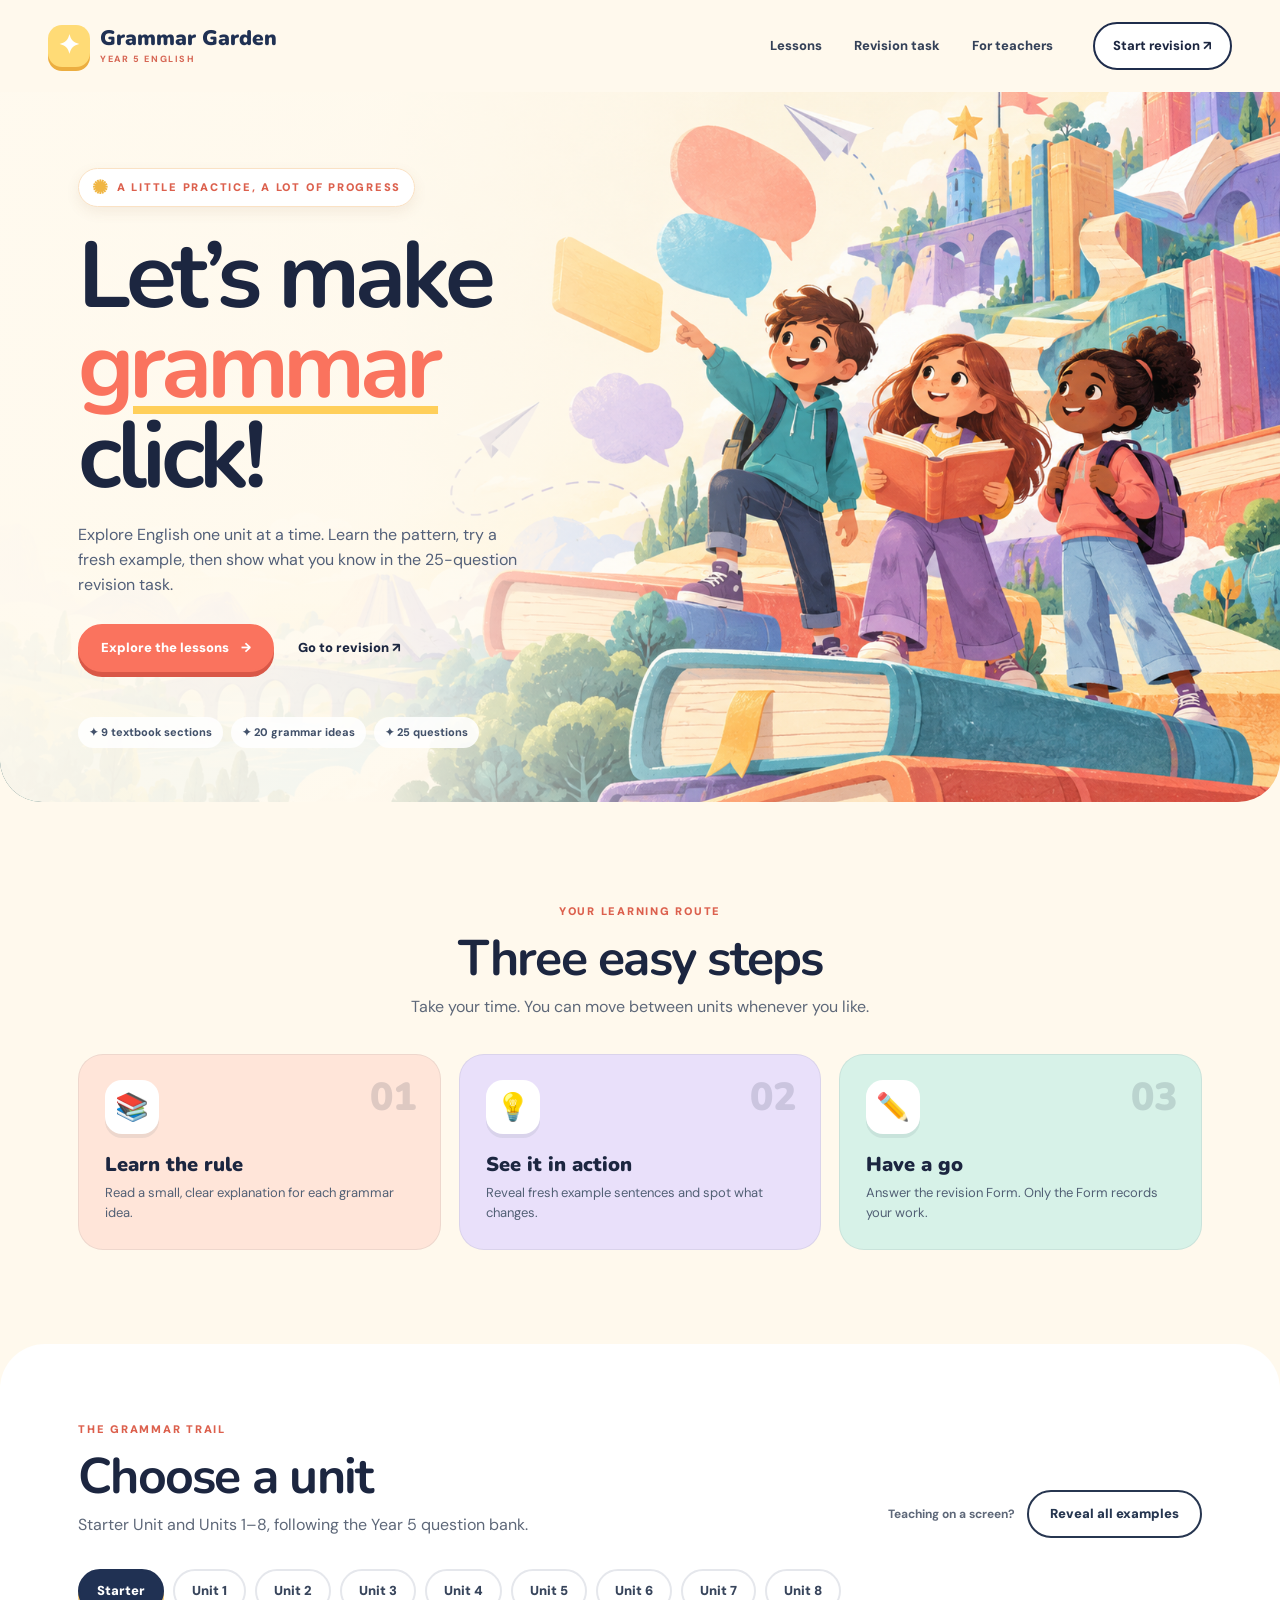
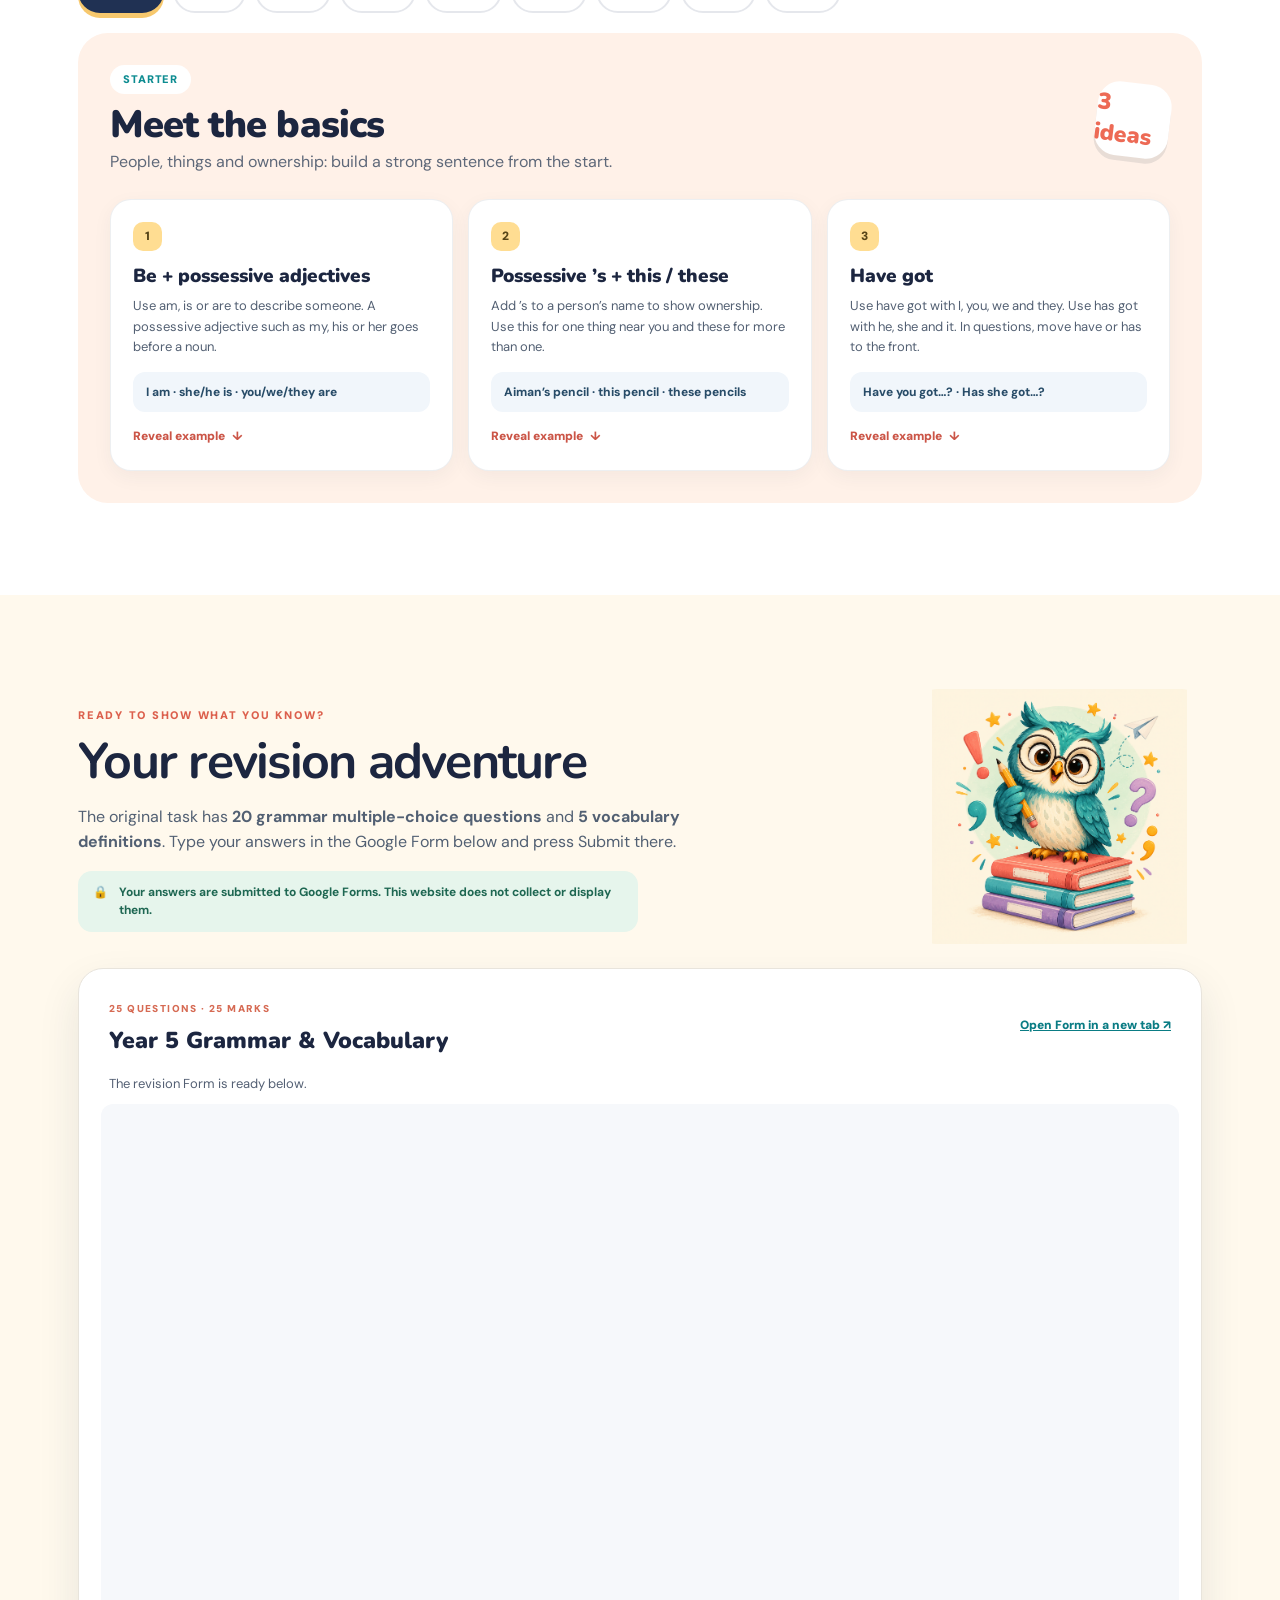
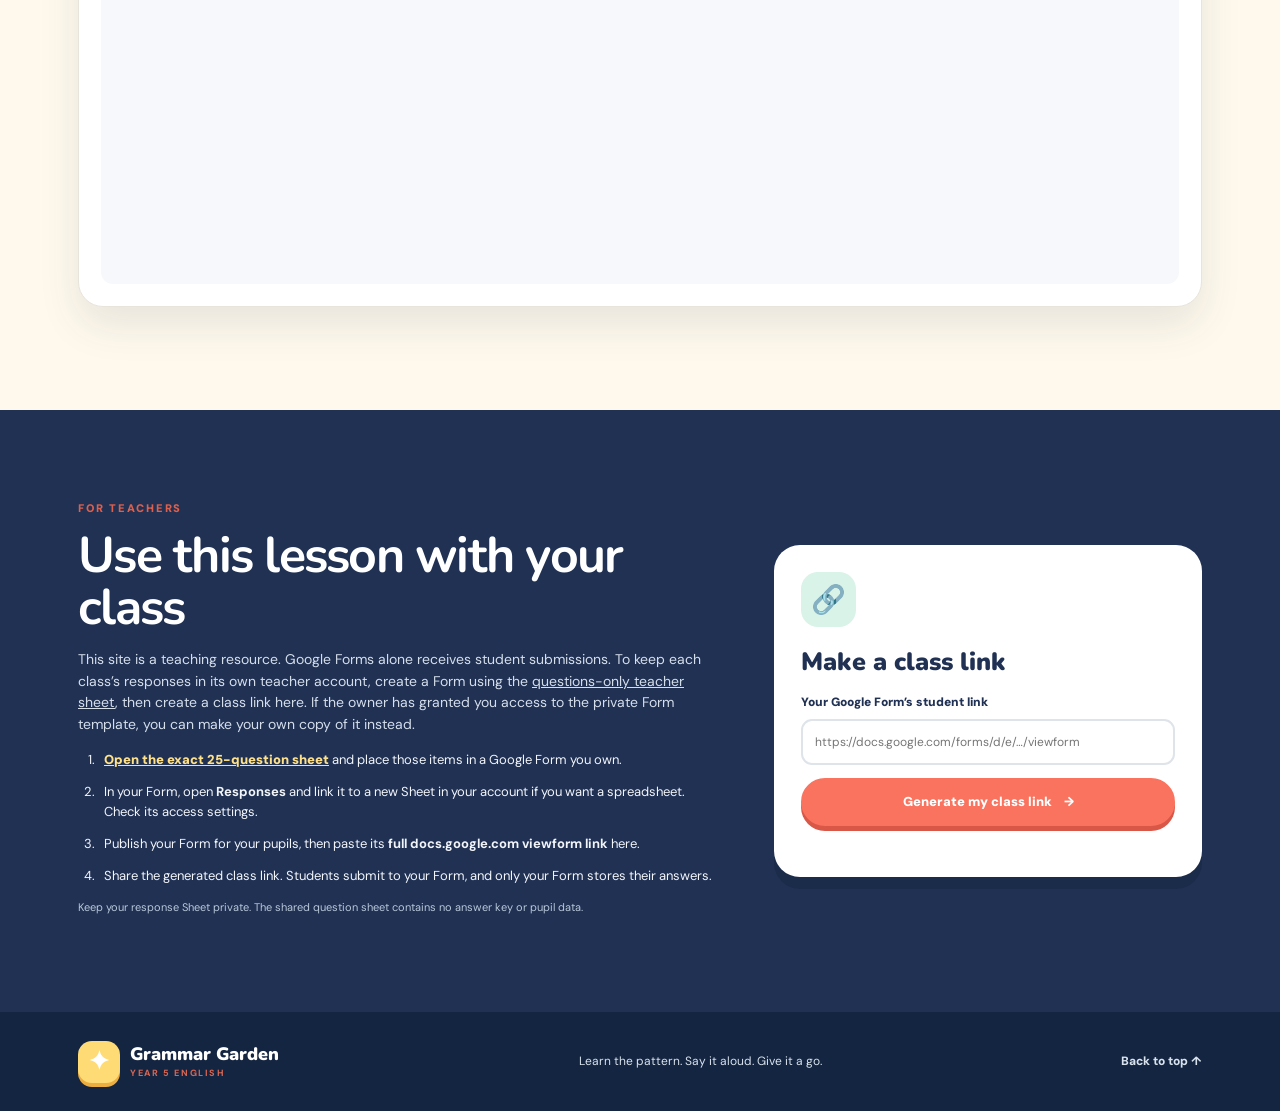
<file: index.html>
<!doctype html>
<html lang="en">
<head>
  <meta charset="utf-8">
  <meta name="viewport" content="width=device-width, initial-scale=1">
  <meta name="theme-color" content="#fff9ed">
  <meta name="description" content="A colourful, unit-by-unit Year 5 English grammar lesson with a 25-question Google Form revision task.">
  <title>Grammar Garden · Year 5</title>
  <link rel="preconnect" href="https://fonts.googleapis.com">
  <link rel="preconnect" href="https://fonts.gstatic.com" crossorigin>
  <link href="https://fonts.googleapis.com/css2?family=DM+Sans:wght@400;500;600;700;800&family=Nunito:wght@500;600;700;800;900&display=swap" rel="stylesheet">
  <link rel="stylesheet" href="styles.css">
  <script src="site-config.js" defer></script>
  <script src="lesson-data.js" defer></script>
  <script src="app.js" defer></script>
</head>
<body>
  <a class="skip-link" href="#main">Skip to lessons</a>
  <header class="site-header">
    <a class="brand" href="#top" aria-label="Grammar Garden home"><span class="brand-mark" aria-hidden="true">✦</span><span>Grammar Garden<small>YEAR 5 ENGLISH</small></span></a>
    <nav class="desktop-nav" aria-label="Main navigation"><a href="#lessons">Lessons</a><a href="#revision">Revision task</a><a href="#teacher-setup">For teachers</a></nav>
    <a class="header-cta" href="#revision">Start revision <span aria-hidden="true">↗</span></a>
  </header>
  <main id="main">
    <section class="hero" id="top" aria-labelledby="hero-title">
      <img class="hero-art" src="assets/grammar-adventure.png" alt="Three children discovering a colourful world of books and paper airplanes">
      <div class="hero-content">
        <div class="eyebrow"><span class="sparkle" aria-hidden="true">✺</span> A LITTLE PRACTICE, A LOT OF PROGRESS</div>
        <h1 id="hero-title">Let’s make<br><em>grammar</em><br>click!</h1>
        <p>Explore English one unit at a time. Learn the pattern, try a fresh example, then show what you know in the 25-question revision task.</p>
        <div class="hero-actions"><a class="button button-primary" href="#lessons">Explore the lessons <span aria-hidden="true">→</span></a><a class="text-link" href="#revision">Go to revision <span aria-hidden="true">↗</span></a></div>
        <div class="hero-pills"><span>✦ 9 textbook sections</span><span>✦ 20 grammar ideas</span><span>✦ 25 questions</span></div>
      </div>
    </section>

    <section class="journey section-wrap" aria-labelledby="journey-title">
      <div class="section-heading"><span class="section-kicker">YOUR LEARNING ROUTE</span><h2 id="journey-title">Three easy steps</h2><p>Take your time. You can move between units whenever you like.</p></div>
      <div class="steps"><article class="step-card step-peach"><span class="step-icon" aria-hidden="true">📚</span><span class="step-num">01</span><h3>Learn the rule</h3><p>Read a small, clear explanation for each grammar idea.</p></article><article class="step-card step-lilac"><span class="step-icon" aria-hidden="true">💡</span><span class="step-num">02</span><h3>See it in action</h3><p>Reveal fresh example sentences and spot what changes.</p></article><article class="step-card step-mint"><span class="step-icon" aria-hidden="true">✏️</span><span class="step-num">03</span><h3>Have a go</h3><p>Answer the revision Form. Only the Form records your work.</p></article></div>
    </section>

    <section class="lessons-section" id="lessons" aria-labelledby="lessons-title">
      <div class="section-wrap"><div class="lesson-heading"><div><span class="section-kicker">THE GRAMMAR TRAIL</span><h2 id="lessons-title">Choose a unit</h2><p>Starter Unit and Units 1–8, following the Year 5 question bank.</p></div><div class="teacher-control"><span>Teaching on a screen?</span><button id="reveal-all" class="button button-outline" type="button" aria-pressed="false">Reveal all examples</button></div></div>
        <div class="unit-tabs" id="unit-tabs" role="tablist" aria-label="Choose a textbook unit"></div>
        <div id="unit-panel" class="unit-panel" role="tabpanel" tabindex="0"></div>
      </div>
    </section>

    <section class="revision-section section-wrap" id="revision" aria-labelledby="revision-title">
      <div class="revision-intro"><div><span class="section-kicker">READY TO SHOW WHAT YOU KNOW?</span><h2 id="revision-title">Your revision adventure</h2><p>The original task has <strong>20 grammar multiple-choice questions</strong> and <strong>5 vocabulary definitions</strong>. Type your answers in the Google Form below and press Submit there.</p><div class="privacy-note"><span aria-hidden="true">🔒</span><span>Your answers are submitted to Google Forms. This website does not collect or display them.</span></div></div><img src="assets/owl-guide.png" alt="A cheerful owl with a pencil, ready to help you revise" loading="lazy"></div>
      <div id="form-card" class="form-card"><div class="form-card-top"><div><span class="form-label">25 QUESTIONS · 25 MARKS</span><h3>Year 5 Grammar & Vocabulary</h3></div><a id="open-form" href="#" target="_blank" rel="noopener noreferrer">Open Form in a new tab ↗</a></div><p id="form-status" class="form-status" role="status">Loading the revision Form…</p><iframe id="quiz-frame" title="Year 5 Grammar and Vocabulary Google Form" loading="lazy" referrerpolicy="strict-origin-when-cross-origin"></iframe></div>
    </section>

    <section class="teacher-section" id="teacher-setup" aria-labelledby="teacher-title"><div class="section-wrap teacher-grid"><div><span class="section-kicker">FOR TEACHERS</span><h2 id="teacher-title">Use this lesson with your class</h2><p>This site is a teaching resource. Google Forms alone receives student submissions. To keep each class’s responses in its own teacher account, create a Form using the <a href="teacher-questions.html" target="_blank" rel="noopener noreferrer">questions-only teacher sheet</a>, then create a class link here. If the owner has granted you access to the private Form template, you can make your own copy of it instead.</p><ol class="teacher-steps"><li><a href="teacher-questions.html" target="_blank" rel="noopener noreferrer">Open the exact 25-question sheet</a> and place those items in a Google Form you own.</li><li>In your Form, open <strong>Responses</strong> and link it to a new Sheet in your account if you want a spreadsheet. Check its access settings.</li><li>Publish your Form for your pupils, then paste its <strong>full docs.google.com viewform link</strong> here.</li><li>Share the generated class link. Students submit to your Form, and only your Form stores their answers.</li></ol><p class="teacher-small">Keep your response Sheet private. The shared question sheet contains no answer key or pupil data.</p></div><div class="setup-card"><span class="setup-icon" aria-hidden="true">🔗</span><h3>Make a class link</h3><label for="teacher-form-url">Your Google Form’s student link</label><input id="teacher-form-url" type="url" inputmode="url" placeholder="https://docs.google.com/forms/d/e/…/viewform" autocomplete="off"><button id="generate-link" class="button button-primary" type="button">Generate my class link <span aria-hidden="true">→</span></button><p id="setup-message" class="setup-message" role="status"></p><div id="generated-link-wrap" class="generated-link-wrap" hidden><label for="generated-link">Student link</label><input id="generated-link" type="text" readonly><button id="copy-link" class="button button-outline" type="button">Copy link</button></div></div></div></section>
  </main>
  <footer><div class="section-wrap footer-inner"><div class="brand"><span class="brand-mark" aria-hidden="true">✦</span><span>Grammar Garden<small>YEAR 5 ENGLISH</small></span></div><p>Learn the pattern. Say it aloud. Give it a go.</p><a href="#top">Back to top ↑</a></div></footer>
</body>
</html>
</file>
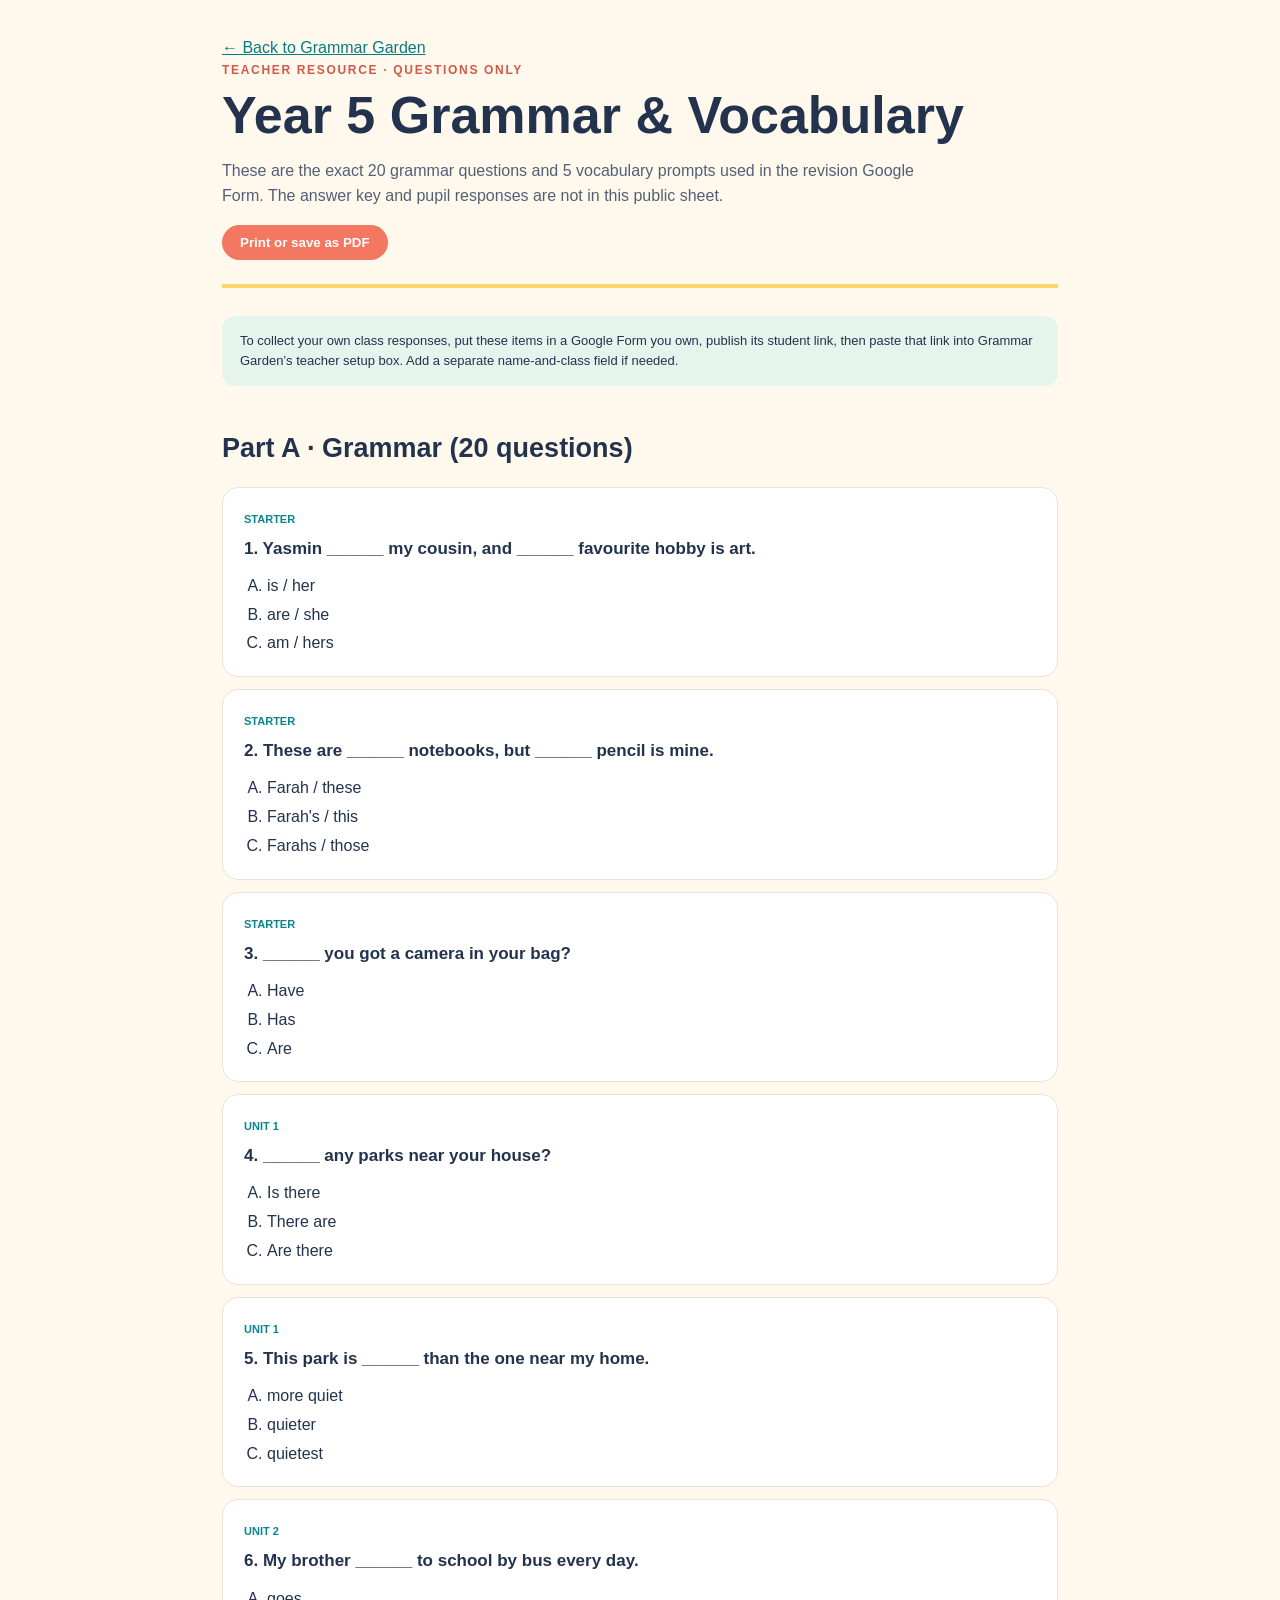
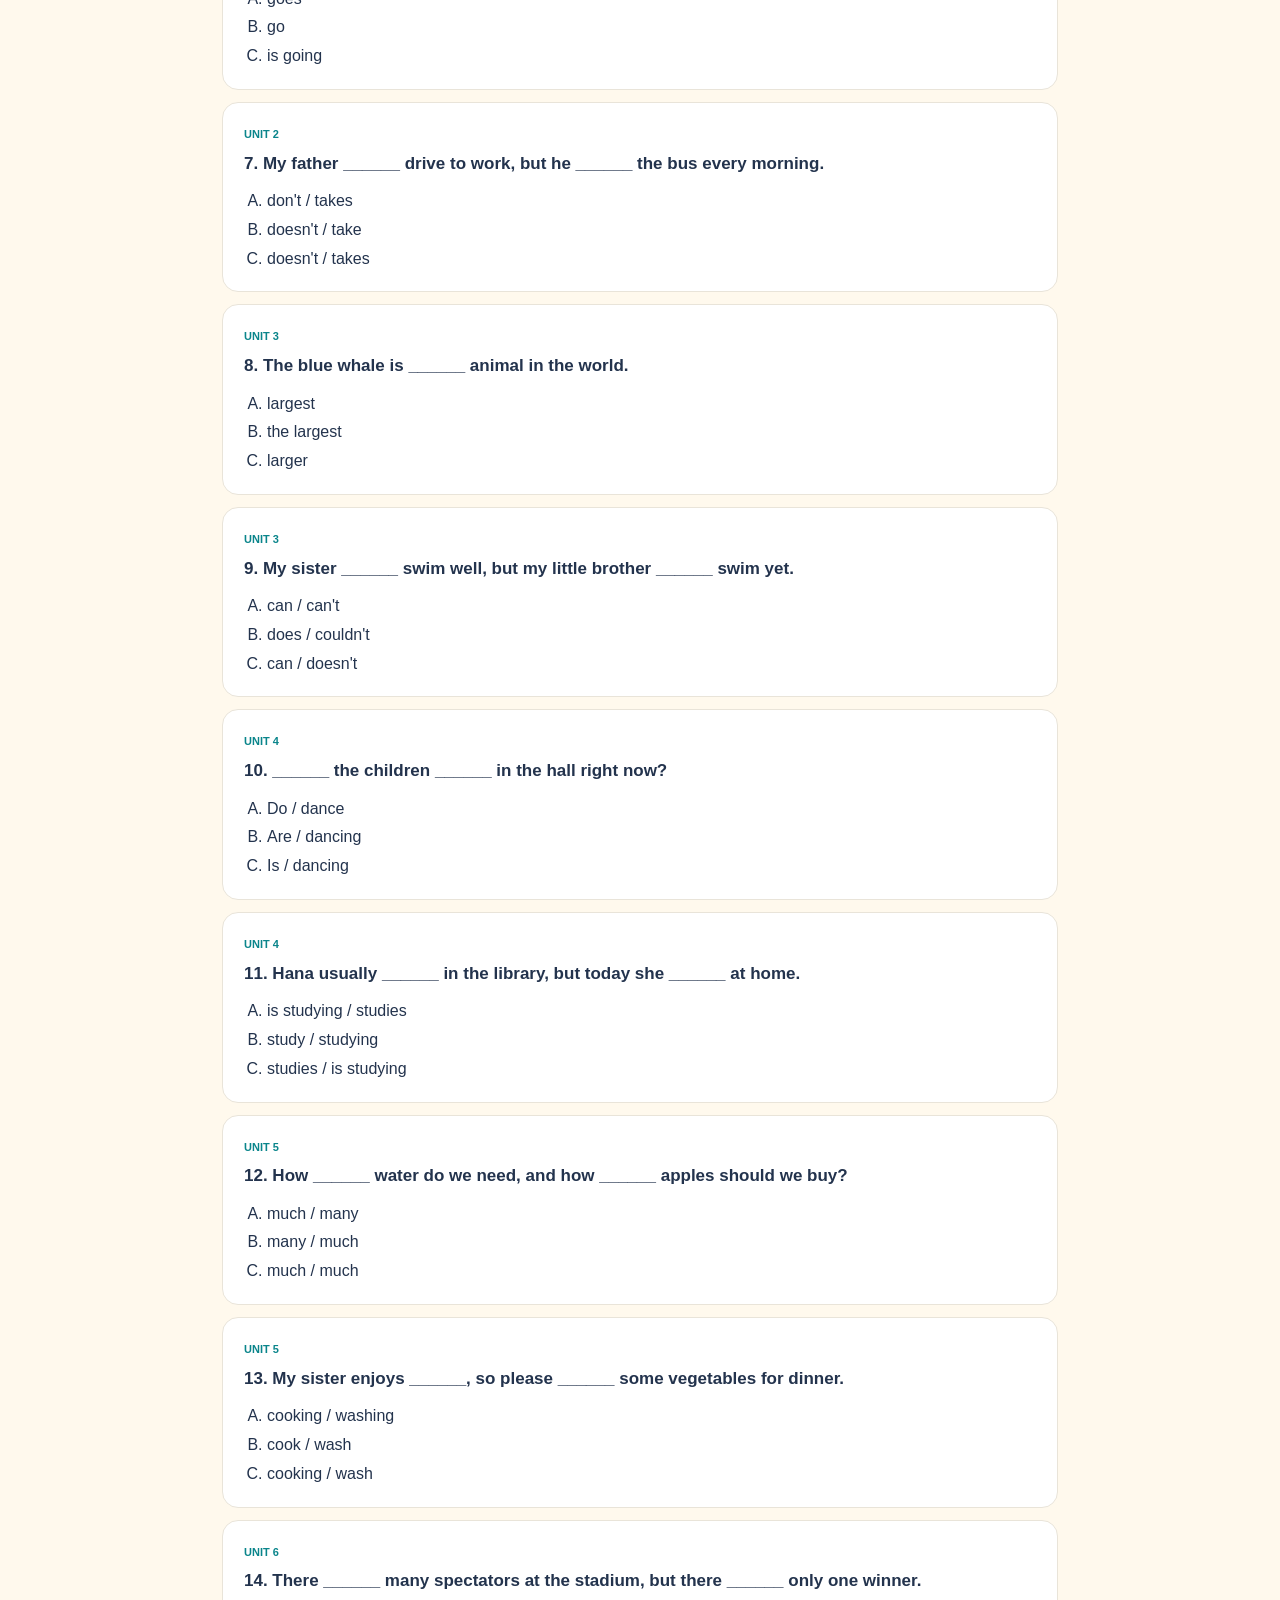
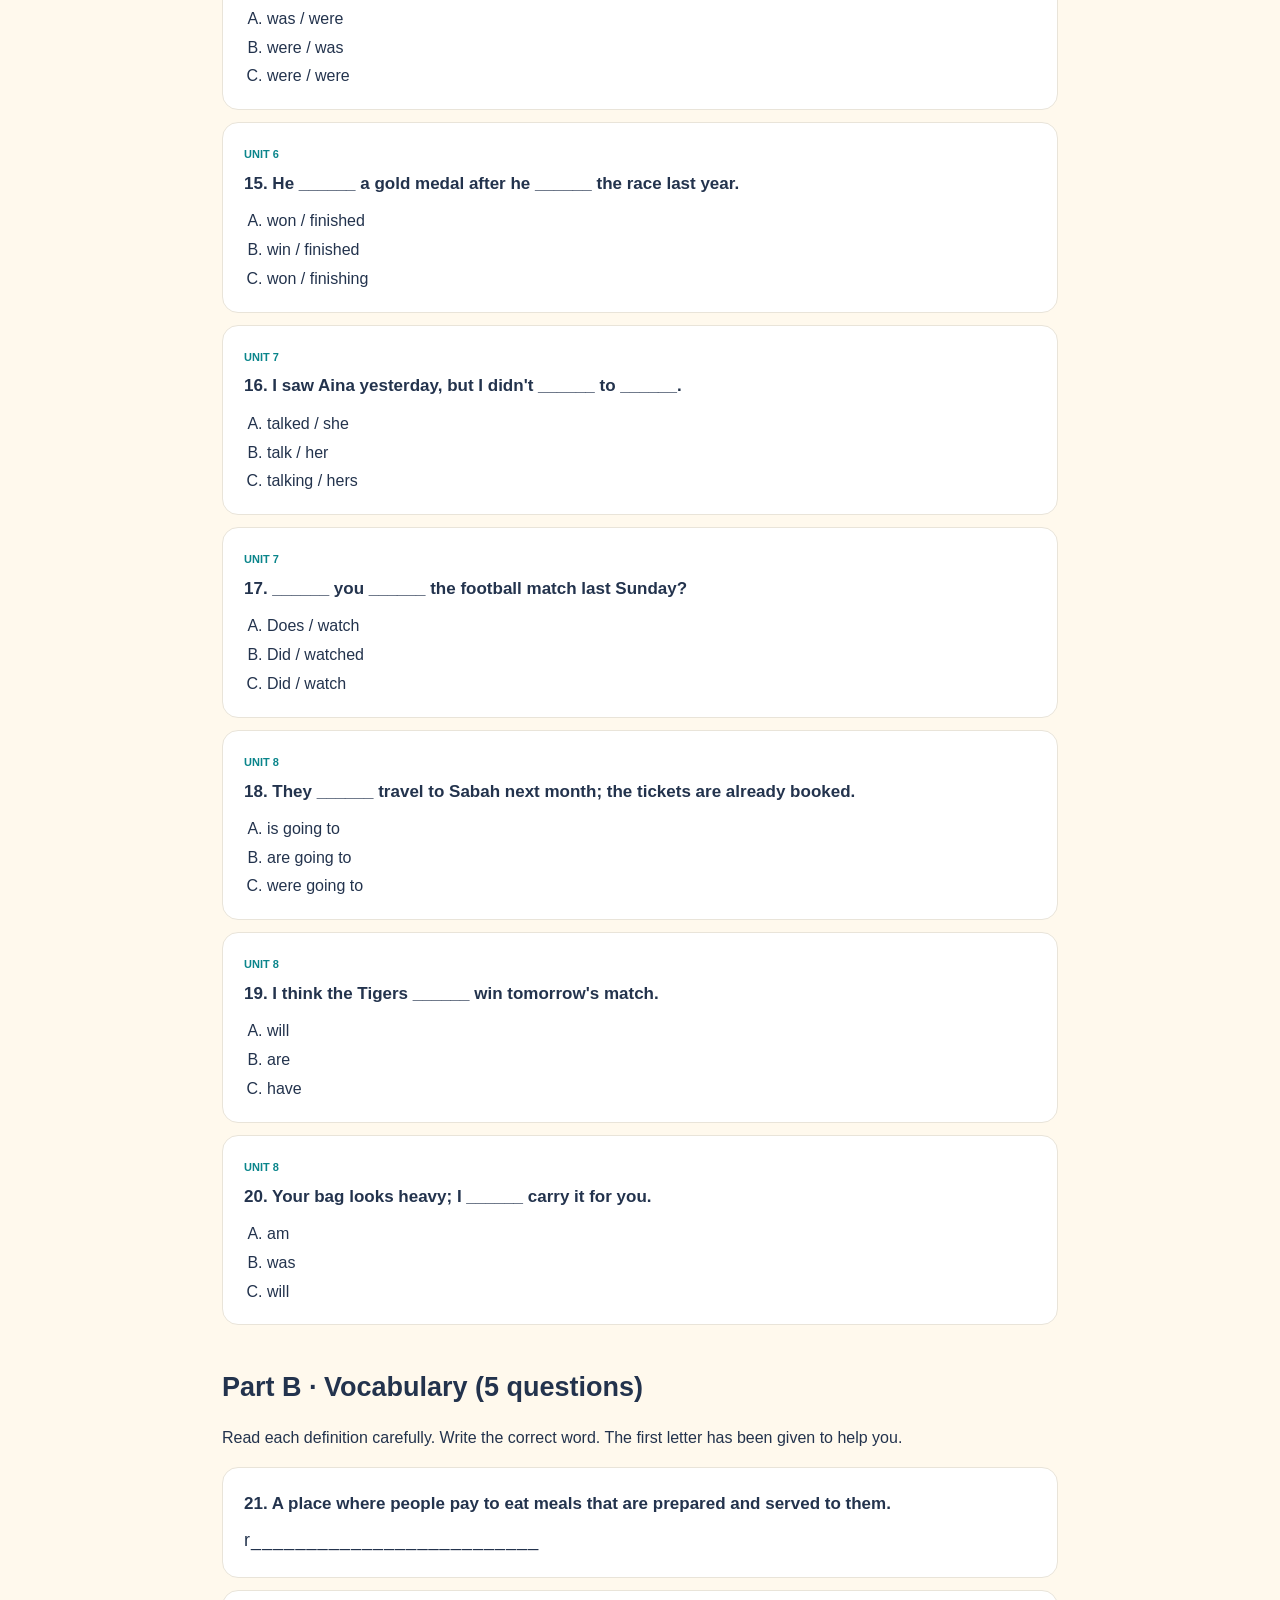
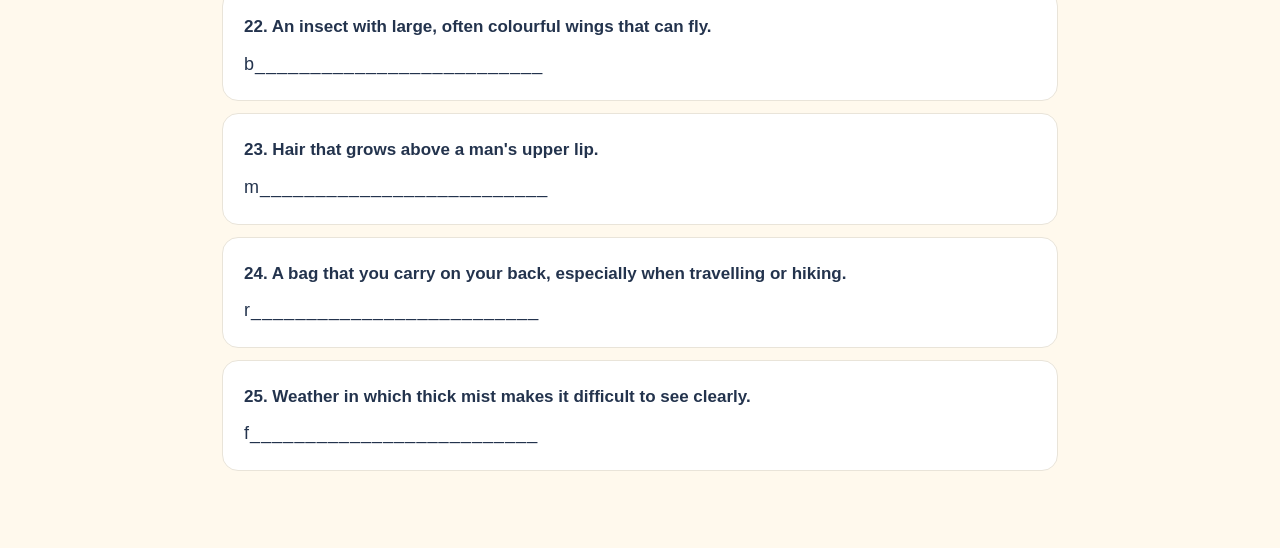
<file: teacher-questions.html>
<!doctype html>
<html lang="en"><head><meta charset="utf-8"><meta name="viewport" content="width=device-width, initial-scale=1"><title>Year 5 · Questions only</title><style>
*{box-sizing:border-box}body{margin:0;background:#fff9ed;color:#23334d;font-family:Arial,sans-serif;line-height:1.55}main{max-width:880px;margin:auto;padding:36px 22px 65px}a{color:#057b82}header{border-bottom:4px solid #ffd56e;padding-bottom:24px;margin-bottom:28px}.kicker{color:#d15948;font-size:12px;font-weight:800;letter-spacing:.14em}h1{font-size:clamp(34px,6vw,52px);line-height:1.05;margin:9px 0}h2{margin:42px 0 17px;font-size:27px}header p{color:#536074;max-width:700px}.note{background:#e5f5ed;border-radius:13px;padding:15px 18px;font-size:13px}.question{background:#fff;border:1px solid #e9e4d9;border-radius:16px;padding:18px 21px;margin:12px 0;break-inside:avoid}.question h3{font-size:17px;margin:5px 0 10px}.question ol{margin:0;padding-left:23px}.question li{padding:2px 0}.unit{font-size:11px;font-weight:800;color:#0a858b;text-transform:uppercase}.clue{font-size:18px;letter-spacing:.06em;margin:4px 0}.print{display:inline-block;border:0;border-radius:20px;padding:10px 18px;background:#f47761;color:#fff;font-weight:bold;cursor:pointer}@media print{body{background:#fff}main{padding:0}.print,.back{display:none}.question{border:1px solid #bbb;box-shadow:none}h2{break-after:avoid}}
</style></head><body><main><header><a class="back" href="index.html#teacher-setup">← Back to Grammar Garden</a><div class="kicker">TEACHER RESOURCE · QUESTIONS ONLY</div><h1>Year 5 Grammar &amp; Vocabulary</h1><p>These are the exact 20 grammar questions and 5 vocabulary prompts used in the revision Google Form. The answer key and pupil responses are not in this public sheet.</p><button class="print" onclick="window.print()">Print or save as PDF</button></header><div class="note">To collect your own class responses, put these items in a Google Form you own, publish its student link, then paste that link into Grammar Garden’s teacher setup box. Add a separate name-and-class field if needed.</div><h2>Part A · Grammar (20 questions)</h2><article class="question"><span class="unit">Starter</span><h3>1. Yasmin ______ my cousin, and ______ favourite hobby is art.</h3><ol type="A"><li>is / her</li><li>are / she</li><li>am / hers</li></ol></article>
<article class="question"><span class="unit">Starter</span><h3>2. These are ______ notebooks, but ______ pencil is mine.</h3><ol type="A"><li>Farah / these</li><li>Farah&#39;s / this</li><li>Farahs / those</li></ol></article>
<article class="question"><span class="unit">Starter</span><h3>3. ______ you got a camera in your bag?</h3><ol type="A"><li>Have</li><li>Has</li><li>Are</li></ol></article>
<article class="question"><span class="unit">Unit 1</span><h3>4. ______ any parks near your house?</h3><ol type="A"><li>Is there</li><li>There are</li><li>Are there</li></ol></article>
<article class="question"><span class="unit">Unit 1</span><h3>5. This park is ______ than the one near my home.</h3><ol type="A"><li>more quiet</li><li>quieter</li><li>quietest</li></ol></article>
<article class="question"><span class="unit">Unit 2</span><h3>6. My brother ______ to school by bus every day.</h3><ol type="A"><li>goes</li><li>go</li><li>is going</li></ol></article>
<article class="question"><span class="unit">Unit 2</span><h3>7. My father ______ drive to work, but he ______ the bus every morning.</h3><ol type="A"><li>don&#39;t / takes</li><li>doesn&#39;t / take</li><li>doesn&#39;t / takes</li></ol></article>
<article class="question"><span class="unit">Unit 3</span><h3>8. The blue whale is ______ animal in the world.</h3><ol type="A"><li>largest</li><li>the largest</li><li>larger</li></ol></article>
<article class="question"><span class="unit">Unit 3</span><h3>9. My sister ______ swim well, but my little brother ______ swim yet.</h3><ol type="A"><li>can / can&#39;t</li><li>does / couldn&#39;t</li><li>can / doesn&#39;t</li></ol></article>
<article class="question"><span class="unit">Unit 4</span><h3>10. ______ the children ______ in the hall right now?</h3><ol type="A"><li>Do / dance</li><li>Are / dancing</li><li>Is / dancing</li></ol></article>
<article class="question"><span class="unit">Unit 4</span><h3>11. Hana usually ______ in the library, but today she ______ at home.</h3><ol type="A"><li>is studying / studies</li><li>study / studying</li><li>studies / is studying</li></ol></article>
<article class="question"><span class="unit">Unit 5</span><h3>12. How ______ water do we need, and how ______ apples should we buy?</h3><ol type="A"><li>much / many</li><li>many / much</li><li>much / much</li></ol></article>
<article class="question"><span class="unit">Unit 5</span><h3>13. My sister enjoys ______, so please ______ some vegetables for dinner.</h3><ol type="A"><li>cooking / washing</li><li>cook / wash</li><li>cooking / wash</li></ol></article>
<article class="question"><span class="unit">Unit 6</span><h3>14. There ______ many spectators at the stadium, but there ______ only one winner.</h3><ol type="A"><li>was / were</li><li>were / was</li><li>were / were</li></ol></article>
<article class="question"><span class="unit">Unit 6</span><h3>15. He ______ a gold medal after he ______ the race last year.</h3><ol type="A"><li>won / finished</li><li>win / finished</li><li>won / finishing</li></ol></article>
<article class="question"><span class="unit">Unit 7</span><h3>16. I saw Aina yesterday, but I didn&#39;t ______ to ______.</h3><ol type="A"><li>talked / she</li><li>talk / her</li><li>talking / hers</li></ol></article>
<article class="question"><span class="unit">Unit 7</span><h3>17. ______ you ______ the football match last Sunday?</h3><ol type="A"><li>Does / watch</li><li>Did / watched</li><li>Did / watch</li></ol></article>
<article class="question"><span class="unit">Unit 8</span><h3>18. They ______ travel to Sabah next month; the tickets are already booked.</h3><ol type="A"><li>is going to</li><li>are going to</li><li>were going to</li></ol></article>
<article class="question"><span class="unit">Unit 8</span><h3>19. I think the Tigers ______ win tomorrow&#39;s match.</h3><ol type="A"><li>will</li><li>are</li><li>have</li></ol></article>
<article class="question"><span class="unit">Unit 8</span><h3>20. Your bag looks heavy; I ______ carry it for you.</h3><ol type="A"><li>am</li><li>was</li><li>will</li></ol></article><h2>Part B · Vocabulary (5 questions)</h2><p>Read each definition carefully. Write the correct word. The first letter has been given to help you.</p><article class="question"><h3>21. A place where people pay to eat meals that are prepared and served to them.</h3><p class="clue">r__________________________</p></article>
<article class="question"><h3>22. An insect with large, often colourful wings that can fly.</h3><p class="clue">b__________________________</p></article>
<article class="question"><h3>23. Hair that grows above a man&#39;s upper lip.</h3><p class="clue">m__________________________</p></article>
<article class="question"><h3>24. A bag that you carry on your back, especially when travelling or hiking.</h3><p class="clue">r__________________________</p></article>
<article class="question"><h3>25. Weather in which thick mist makes it difficult to see clearly.</h3><p class="clue">f__________________________</p></article></main></body></html>
</file>
<file: styles.css>
:root{--ink:#1c2640;--muted:#5e6879;--cream:#fff9ed;--white:#fff;--coral:#fa735e;--coral-dark:#dc4e3e;--teal:#0d8c91;--line:#e8e4dc;--shadow:0 18px 42px rgba(29,45,71,.1)}*{box-sizing:border-box}html{scroll-behavior:smooth}body{margin:0;background:var(--cream);color:var(--ink);font-family:'DM Sans',Arial,sans-serif;line-height:1.55}button,input{font:inherit}button,a{-webkit-tap-highlight-color:transparent}a{color:inherit}button:focus-visible,a:focus-visible,input:focus-visible,[role=tab]:focus-visible{outline:3px solid #165eae;outline-offset:3px}.skip-link{position:absolute;top:-60px;left:14px;padding:10px;background:#fff;z-index:100}.skip-link:focus{top:12px}.section-wrap{max-width:1180px;margin:auto;padding-left:28px;padding-right:28px}.site-header{position:relative;z-index:5;display:flex;align-items:center;gap:40px;max-width:1240px;margin:auto;padding:22px 28px}.brand{display:inline-flex;align-items:center;gap:10px;font-family:Nunito,sans-serif;font-size:21px;font-weight:900;line-height:1;color:#203153;text-decoration:none;white-space:nowrap}.brand small{display:block;margin-top:5px;font:800 9px/1.2 'DM Sans',sans-serif;letter-spacing:.18em;color:#d66654}.brand-mark{display:grid;place-items:center;width:42px;height:42px;border-radius:14px;background:#ffdb76;color:#fff;font-size:26px;box-shadow:0 4px 0 #ecae40}.desktop-nav{display:flex;gap:32px;margin-left:auto}.desktop-nav a{text-decoration:none;font-weight:800;font-size:13px;color:#344158}.desktop-nav a:hover,.text-link:hover{color:var(--coral-dark)}.header-cta{padding:12px 18px;border:2px solid #1f2d4c;border-radius:30px;text-decoration:none;font-weight:800;font-size:13px;white-space:nowrap;background:#fff}.header-cta:hover{background:#ffdf8d}.hero{position:relative;min-height:590px;max-width:1440px;margin:0 auto 20px;overflow:hidden;border-radius:0 0 42px 42px;background:#faf0df}.hero-art{position:absolute;width:100%;height:100%;object-fit:cover;object-position:center}.hero:after{content:"";position:absolute;inset:0;background:linear-gradient(90deg,rgba(255,250,239,.97) 0%,rgba(255,250,239,.88) 30%,rgba(255,250,239,.12) 60%,transparent 100%);pointer-events:none}.hero-content{position:relative;z-index:1;max-width:1180px;margin:auto;padding:76px 28px 54px}.eyebrow,.section-kicker{font-size:11px;font-weight:900;letter-spacing:.16em;color:#dc604d}.eyebrow{display:inline-flex;align-items:center;gap:7px;padding:9px 13px;background:#fff;border:1px solid #fae2c5;border-radius:30px;box-shadow:0 5px 14px rgba(138,85,58,.09)}.sparkle{font-size:19px;line-height:1;color:#f0b644}.hero h1{font-family:Nunito,sans-serif;font-size:clamp(58px,7.3vw,100px);line-height:.96;letter-spacing:-.055em;margin:25px 0 22px;max-width:650px}.hero h1 em{font-style:normal;color:var(--coral);text-decoration:underline;text-decoration-color:#ffcf5a;text-decoration-thickness:8px;text-underline-offset:9px}.hero p{max-width:440px;color:#536079;font-size:16px;margin:0 0 26px}.hero-actions{display:flex;align-items:center;gap:24px;flex-wrap:wrap}.button{display:inline-flex;align-items:center;justify-content:center;gap:12px;min-height:46px;border-radius:30px;padding:12px 21px;text-decoration:none;font-weight:900;font-size:13px;cursor:pointer;transition:transform .2s,box-shadow .2s,background .2s}.button:hover{transform:translateY(-2px)}.button-primary{background:var(--coral);border:2px solid var(--coral);color:#fff;box-shadow:0 5px 0 #d95747}.button-primary:hover{background:var(--coral-dark)}.button-outline{background:#fff;border:2px solid #273650;color:#263650}.button-outline:hover{background:#ffedc9}.text-link{font-size:13px;font-weight:900;text-decoration:none}.hero-pills{display:flex;flex-wrap:wrap;gap:8px;margin-top:45px}.hero-pills span{font-size:11px;font-weight:800;padding:7px 11px;background:rgba(255,255,255,.87);border-radius:20px;color:#42516a}.journey{padding-top:76px;padding-bottom:94px}.section-heading{text-align:center}.section-heading h2,.lesson-heading h2,.revision-intro h2,.teacher-grid h2{font-family:Nunito,sans-serif;font-size:clamp(34px,4vw,50px);line-height:1.05;letter-spacing:-.035em;margin:10px 0}.section-heading p,.lesson-heading p{color:var(--muted);margin:0}.steps{display:grid;grid-template-columns:repeat(3,1fr);gap:18px;margin-top:34px}.step-card{position:relative;min-height:196px;padding:25px 26px;border-radius:25px;border:1px solid rgba(44,55,70,.08)}.step-peach{background:#ffe5d9}.step-lilac{background:#e9e0fa}.step-mint{background:#d7f2e8}.step-icon{display:grid;place-items:center;width:54px;height:54px;border-radius:17px;background:#fff;font-size:27px;box-shadow:0 4px 0 rgba(35,49,71,.08)}.step-num{position:absolute;right:24px;top:23px;font:900 39px/1 Nunito,sans-serif;opacity:.14}.step-card h3{font:900 20px Nunito,sans-serif;margin:17px 0 5px}.step-card p{font-size:13px;margin:0;color:#526075}.lessons-section{padding:72px 0 92px;background:#fff;border-radius:45px 45px 0 0}.lesson-heading{display:flex;justify-content:space-between;align-items:end;gap:24px}.teacher-control{display:flex;align-items:center;gap:12px}.teacher-control span{font-size:12px;color:var(--muted);font-weight:700}.unit-tabs{display:flex;flex-wrap:wrap;gap:9px;margin:31px 0 20px}.unit-tab{border:2px solid #e5e7ec;background:#fff;border-radius:50px;color:#38455c;font-weight:900;font-size:13px;padding:10px 17px;cursor:pointer}.unit-tab:hover{border-color:#f5aa80}.unit-tab[aria-selected=true]{background:#203153;color:#fff;border-color:#203153;box-shadow:0 5px 0 #f7c86d}.unit-panel{border-radius:30px;padding:32px;background:#fff6e9;min-height:350px}.unit-panel.mint{background:#edfaf5}.unit-panel.yellow{background:#fff9da}.unit-panel.lilac{background:#f4effe}.unit-panel.blue{background:#eaf5ff}.unit-panel.peach{background:#fff1e8}.unit-top{display:flex;align-items:center;justify-content:space-between;gap:20px}.unit-badge{display:inline-block;padding:6px 13px;border-radius:30px;background:#fff;font-size:11px;font-weight:900;color:var(--teal);letter-spacing:.08em}.unit-top h3{font:900 clamp(27px,3vw,38px)/1.08 Nunito,sans-serif;letter-spacing:-.025em;margin:10px 0 5px}.unit-top p{color:var(--muted);margin:0}.unit-count{flex:0 0 auto;display:grid;place-items:center;width:74px;height:74px;border-radius:22px;background:#fff;font:900 23px Nunito,sans-serif;color:#ed6a55;transform:rotate(7deg);box-shadow:0 5px 0 rgba(30,42,63,.1)}.lesson-grid{display:grid;grid-template-columns:repeat(3,minmax(0,1fr));gap:15px;margin-top:24px}.lesson-grid.two{grid-template-columns:repeat(2,minmax(0,1fr))}.lesson-card{background:#fff;border:1px solid rgba(34,51,75,.08);border-radius:21px;padding:22px;box-shadow:0 6px 19px rgba(40,54,79,.05)}.lesson-number{display:inline-grid;place-items:center;width:29px;height:29px;border-radius:10px;background:#ffdd92;color:#574518;font-size:12px;font-weight:900}.lesson-card h4{font:900 19px/1.18 Nunito,sans-serif;margin:14px 0 9px}.lesson-card p{font-size:13px;color:#536073;margin:0 0 15px}.pattern{padding:11px 13px;border-radius:12px;background:#f1f6fb;color:#284c68;font-size:12px;font-weight:800}.reveal-button{display:inline-flex;align-items:center;gap:7px;background:none;border:0;color:#cb5547;font-size:12px;font-weight:900;padding:15px 0 0;cursor:pointer}.reveal-content{margin-top:12px;border-top:1px dashed #d8dce3;padding-top:12px}.reveal-content strong{display:block;font-size:11px;color:#0d888a;letter-spacing:.08em;text-transform:uppercase}.reveal-content p{margin:4px 0 12px;color:#243650;font-weight:700}.reveal-content .notice{margin:0;color:#5e6879;font-size:12px;font-weight:500}.revision-section{padding-top:94px;padding-bottom:103px}.revision-intro{display:grid;grid-template-columns:1fr 285px;align-items:center;gap:25px}.revision-intro h2{max-width:640px}.revision-intro p{max-width:640px;color:#526073}.revision-intro img{width:100%;max-height:255px;object-fit:contain;mix-blend-mode:multiply;border-radius:20px}.privacy-note{display:flex;gap:11px;align-items:flex-start;padding:12px 15px;border-radius:14px;background:#e6f5ec;color:#1e6752;max-width:560px;font-size:12px;font-weight:700}.form-card{margin-top:24px;background:#fff;border-radius:25px;padding:22px;border:1px solid var(--line);box-shadow:var(--shadow)}.form-card-top{display:flex;align-items:center;justify-content:space-between;gap:20px;padding:4px 8px 18px}.form-label{font-size:10px;font-weight:900;letter-spacing:.14em;color:#d66a53}.form-card h3{font:900 23px Nunito,sans-serif;margin:5px 0 0}.form-card-top a{font-size:12px;font-weight:900;color:#0a7c84}.form-status{font-size:13px;color:#546074;margin:0 8px 10px}.form-card iframe{display:block;width:100%;height:780px;border:0;border-radius:12px;background:#f6f8fb}.teacher-section{background:#203153;color:#fff;padding:85px 0}.teacher-grid{display:grid;grid-template-columns:1.2fr .8fr;gap:55px;align-items:center}.teacher-grid h2{max-width:590px}.teacher-grid p{color:#d5deeb;font-size:14px}.teacher-steps{padding-left:20px;color:#f2f5fa;font-size:13px}.teacher-steps li{margin:12px 0;padding-left:6px}.teacher-steps a{color:#ffe18b;font-weight:900}.teacher-small{font-size:11px!important;color:#b9c8da!important}.setup-card{padding:27px;background:#fff;border-radius:26px;color:#203153;box-shadow:0 12px 0 rgba(5,16,32,.15)}.setup-icon{display:grid;place-items:center;width:55px;height:55px;background:#d9f3e9;border-radius:17px;font-size:28px}.setup-card h3{font:900 25px Nunito,sans-serif;margin:18px 0 14px}.setup-card label{display:block;font-size:12px;font-weight:900;margin:10px 0 7px}.setup-card input{display:block;width:100%;min-height:46px;border:2px solid #dfe4ea;border-radius:11px;padding:11px 12px;color:#26354b;background:#fff;font-size:12px}.setup-card .button{margin-top:13px;width:100%}.setup-message{min-height:1em;margin:12px 0 0!important;color:#b8493d!important;font-size:12px!important;font-weight:700}.setup-message.success{color:#18745b!important}.generated-link-wrap{margin-top:18px;border-top:1px solid #e3e8ee;padding-top:13px}.generated-link-wrap[hidden]{display:none}footer{background:#142541;color:#d9e3ed;padding:28px 0}.footer-inner{display:flex;align-items:center;justify-content:space-between;gap:25px}.footer-inner .brand{color:#fff;font-size:18px}.footer-inner p{font-size:12px}.footer-inner a{font-size:12px;font-weight:800;text-decoration:none}@media(max-width:900px){.desktop-nav{display:none}.site-header{justify-content:space-between}.hero{min-height:570px}.hero-art{object-position:55% center}.hero:after{background:linear-gradient(90deg,rgba(255,250,239,.97),rgba(255,250,239,.78) 46%,rgba(255,250,239,.05) 100%)}.lesson-grid{grid-template-columns:repeat(2,minmax(0,1fr))}.teacher-grid{gap:28px}}@media(max-width:650px){.site-header{padding:15px 18px}.brand{font-size:16px}.brand-mark{width:34px;height:34px;font-size:20px}.header-cta{padding:9px 11px;font-size:11px}.section-wrap{padding-left:19px;padding-right:19px}.hero{min-height:665px;border-radius:0 0 26px 26px}.hero-art{height:60%;top:auto;bottom:0;object-position:70% center}.hero:after{background:linear-gradient(180deg,#fff9ee 0%,rgba(255,249,238,.98) 38%,rgba(255,249,238,.62) 60%,rgba(255,249,238,.05) 80%)}.hero-content{padding:28px 20px 30px}.eyebrow{font-size:9px}.hero h1{font-size:clamp(53px,12.8vw,74px);margin-top:20px}.hero p{max-width:365px;font-size:14px}.hero-pills{margin-top:24px}.hero-pills span{font-size:10px}.journey{padding-top:56px;padding-bottom:62px}.steps{grid-template-columns:1fr;gap:11px}.step-card{min-height:120px;padding:19px 21px 17px 89px}.step-icon{position:absolute;left:20px;top:23px;width:51px;height:51px}.step-card h3{margin:0 0 4px}.step-num{font-size:30px}.lessons-section{padding:53px 0 62px;border-radius:28px 28px 0 0}.lesson-heading{display:block}.teacher-control{margin-top:18px;justify-content:space-between}.teacher-control span{max-width:100px}.teacher-control .button{font-size:11px;min-height:38px}.unit-tabs{flex-wrap:nowrap;overflow-x:auto;margin-left:-19px;margin-right:-19px;padding:4px 19px 11px;scroll-snap-type:x mandatory}.unit-tab{flex:0 0 auto;scroll-snap-align:start}.unit-panel{margin:0 -4px;padding:20px}.unit-count{width:54px;height:54px;font-size:16px}.lesson-grid,.lesson-grid.two{grid-template-columns:1fr}.lesson-card{padding:19px}.revision-section{padding-top:65px;padding-bottom:70px}.revision-intro{grid-template-columns:1fr 110px;gap:4px}.revision-intro img{align-self:start;margin-top:12px}.revision-intro p,.revision-intro .privacy-note{grid-column:1/-1}.revision-intro h2{font-size:36px}.form-card{padding:11px}.form-card-top{display:block}.form-card-top a{display:inline-block;margin-top:12px}.form-card iframe{height:680px}.teacher-section{padding:61px 0}.teacher-grid{grid-template-columns:1fr}.footer-inner{flex-wrap:wrap}.footer-inner p{order:3;width:100%;margin:0}}@media(prefers-reduced-motion:reduce){html{scroll-behavior:auto}.button{transition:none}}
</file>
